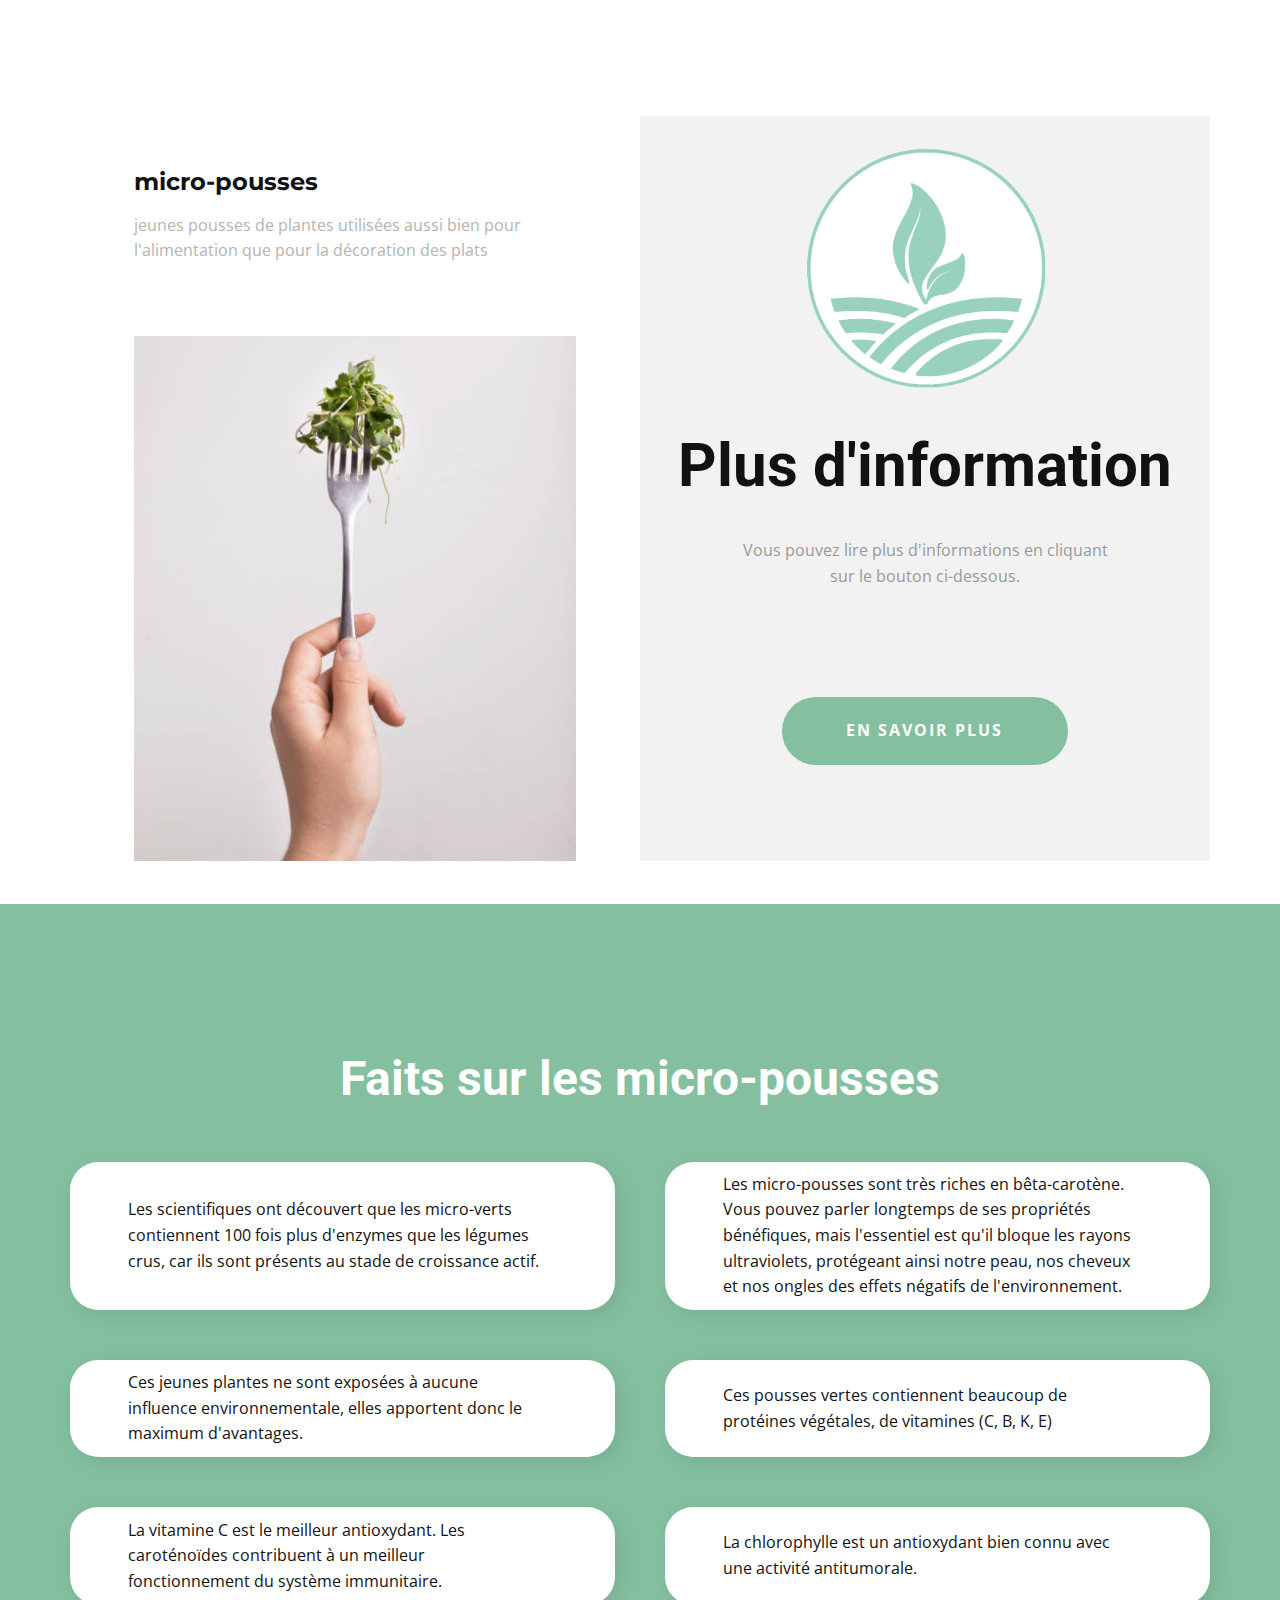
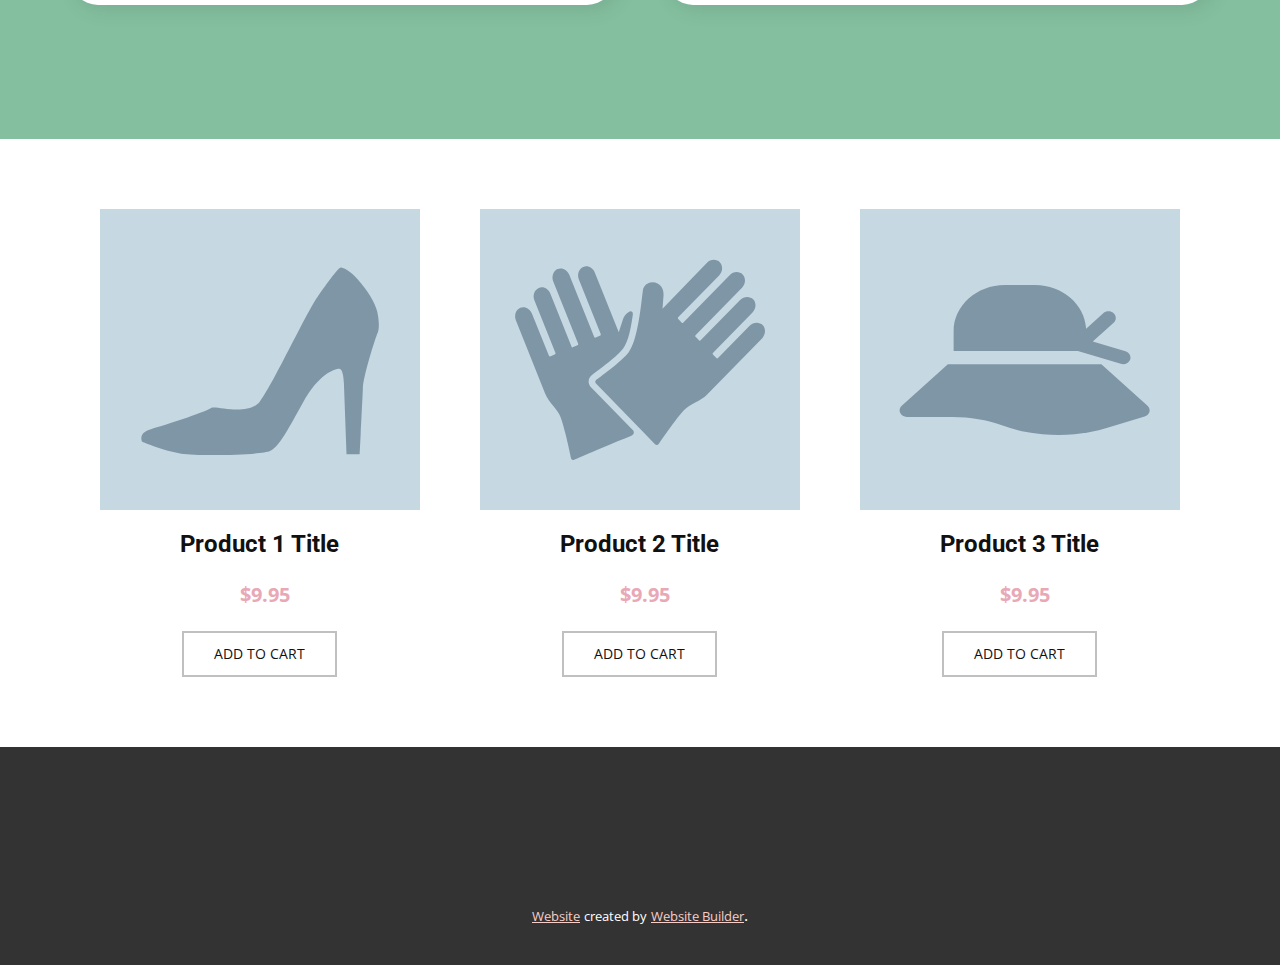
<file: index.html>
<!DOCTYPE html>
<html style="font-size: 16px;" lang="ru"><head>
    <meta name="viewport" content="width=device-width, initial-scale=1.0">
    <meta charset="utf-8">
    <meta name="keywords" content="Caring for, THE FOREST, ​Help us to look after our forests, ​Forestry
technique, ​Forest wildlifeand hunting, ​Caring for forest to benefit nature and people">
    <meta name="description" content="">
    <title>Главная</title>
    <link rel="stylesheet" href="nicepage.css" media="screen">
<link rel="stylesheet" href="Главная.css" media="screen">
    <script class="u-script" type="text/javascript" src="jquery.js" defer=""></script>
    <script class="u-script" type="text/javascript" src="nicepage.js" defer=""></script>
    <meta name="generator" content="Nicepage 5.9.6, nicepage.com">
    <link id="u-theme-google-font" rel="stylesheet" href="https://fonts.googleapis.com/css?family=Roboto:100,100i,300,300i,400,400i,500,500i,700,700i,900,900i|Open+Sans:300,300i,400,400i,500,500i,600,600i,700,700i,800,800i">
    <link id="u-page-google-font" rel="stylesheet" href="https://fonts.googleapis.com/css?family=Montserrat:100,100i,200,200i,300,300i,400,400i,500,500i,600,600i,700,700i,800,800i,900,900i|Roboto:100,100i,300,300i,400,400i,500,500i,700,700i,900,900i">
    
    
    
    
    <script type="application/ld+json">{
		"@context": "http://schema.org",
		"@type": "Organization",
		"name": ""
}</script>
    <meta name="theme-color" content="#efa69d">
    <meta property="og:title" content="Главная">
    <meta property="og:type" content="website">
  <meta data-intl-tel-input-cdn-path="intlTelInput/"></head>
  <body data-home-page="Главная.html" data-home-page-title="Главная" class="u-body u-xl-mode" data-lang="ru"><header class="u-clearfix u-header u-header" id="sec-3764"><div class="u-clearfix u-sheet u-sheet-1"></div></header>
    <section class="u-clearfix u-section-1" id="carousel_2347">
      <div class="u-clearfix u-sheet u-sheet-1">
        <div class="u-clearfix u-expanded-width u-layout-wrap u-layout-wrap-1">
          <div class="u-layout">
            <div class="u-layout-row">
              <div class="u-align-left u-container-style u-layout-cell u-size-30 u-layout-cell-1">
                <div class="u-container-layout u-valign-bottom u-container-layout-1">
                  <h5 class="u-custom-font u-font-montserrat u-text u-text-1"> micro-pousses</h5>
                  <p class="u-text u-text-grey-30 u-text-2"> jeunes pousses de plantes utilisées aussi bien pour l'alimentation que pour la décoration des plats<br>
                  </p>
                  <img class="u-expanded-width u-image u-image-default u-image-1" src="istockphoto-1198211403-612x612.jpg" alt="" data-image-width="452" data-image-height="612">
                </div>
              </div>
              <div class="u-align-center u-container-style u-grey-5 u-layout-cell u-shape-rectangle u-size-30 u-layout-cell-2">
                <div class="u-container-layout u-container-layout-2">
                  <img class="u-image u-image-contain u-image-default u-image-2" src="logo2.png" alt="" data-image-width="788" data-image-height="836">
                  <h2 class="u-text u-text-3">Plus d'information</h2>
                  <p class="u-text u-text-grey-40 u-text-4"> Vous pouvez lire plus d'informations en cliquant sur le bouton ci-dessous.</p>
                  <a href="Главная.html#carousel_afc9" class="u-active-palette-4-dark-1 u-border-none u-btn u-btn-round u-button-style u-hover-palette-4-dark-1 u-palette-4-base u-radius-50 u-btn-1"> En savoir plus</a>
                </div>
              </div>
            </div>
          </div>
        </div>
      </div>
    </section>
    <section class="u-align-center u-clearfix u-palette-4-base u-section-2" id="carousel_afc9">
      <div class="u-clearfix u-sheet u-sheet-1">
        <h3 class="u-text u-text-1">Faits sur les micro-pousses </h3>
        <div class="u-expanded-width u-list u-list-1">
          <div class="u-repeater u-repeater-1">
            <div class="u-align-left u-container-style u-list-item u-radius-28 u-repeater-item u-shape-round u-white u-list-item-1">
              <div class="u-container-layout u-similar-container u-valign-middle u-container-layout-1">
                <p class="u-text u-text-2"> Les scientifiques ont découvert que les micro-verts contiennent 100 fois plus d'enzymes que les légumes crus, car ils sont présents au stade de croissance actif.</p>
              </div>
            </div>
            <div class="u-align-left u-container-style u-list-item u-radius-28 u-repeater-item u-shape-round u-video-cover u-white u-list-item-2">
              <div class="u-container-layout u-similar-container u-valign-middle u-container-layout-2">
                <p class="u-text u-text-3"> Les micro-pousses sont très riches en bêta-carotène. Vous pouvez parler longtemps de ses propriétés bénéfiques, mais l'essentiel est qu'il bloque les rayons ultraviolets, protégeant ainsi notre peau, nos cheveux et nos ongles des effets négatifs de l'environnement.</p>
              </div>
            </div>
            <div class="u-align-left u-container-style u-list-item u-radius-28 u-repeater-item u-shape-round u-video-cover u-white u-list-item-3">
              <div class="u-container-layout u-similar-container u-valign-middle u-container-layout-3">
                <p class="u-text u-text-4"> Ces jeunes plantes ne sont exposées à aucune influence environnementale, elles apportent donc le maximum d'avantages.</p>
              </div>
            </div>
            <div class="u-align-left u-container-style u-list-item u-radius-28 u-repeater-item u-shape-round u-video-cover u-white u-list-item-4">
              <div class="u-container-layout u-similar-container u-valign-middle u-container-layout-4">
                <p class="u-text u-text-5"> Ces pousses vertes contiennent beaucoup de protéines végétales, de vitamines (C, B, K, E)</p>
              </div>
            </div>
            <div class="u-align-left u-container-style u-list-item u-radius-28 u-repeater-item u-shape-round u-video-cover u-white u-list-item-5">
              <div class="u-container-layout u-similar-container u-valign-middle u-container-layout-5">
                <p class="u-text u-text-6"> La vitamine C est le meilleur antioxydant. Les caroténoïdes contribuent à un meilleur fonctionnement du système immunitaire.</p>
              </div>
            </div>
            <div class="u-align-left u-container-style u-list-item u-radius-28 u-repeater-item u-shape-round u-video-cover u-white u-list-item-6">
              <div class="u-container-layout u-similar-container u-valign-middle u-container-layout-6">
                <p class="u-text u-text-7"> La chlorophylle est un antioxydant bien connu avec une activité antitumorale.</p>
              </div>
            </div>
          </div>
        </div>
      </div>
    </section>
    <section class="u-align-center u-clearfix u-section-3" id="sec-b1e9">
      <div class="u-clearfix u-sheet u-valign-middle u-sheet-1"><!--products--><!--products_options_json--><!--{"type":"Recent","source":"","tags":"","count":""}--><!--/products_options_json-->
        <div class="u-expanded-width u-products u-products-1">
          <div class="u-repeater u-repeater-1"><!--product_item-->
            <div class="u-align-center u-container-style u-products-item u-repeater-item u-white u-repeater-item-1">
              <div class="u-container-layout u-similar-container u-valign-top u-container-layout-1"><!--product_image-->
                <img alt="" class="u-expanded-width u-image u-image-default u-product-control u-image-1" src="[data-uri]"><!--/product_image--><!--product_title-->
                <h4 class="u-product-control u-text u-text-1">
                  <a class="u-product-title-link" href="#"><!--product_title_content-->Product 1 Title<!--/product_title_content--></a>
                </h4><!--/product_title--><!--product_price-->
                <div class="u-product-control u-product-price u-product-price-1">
                  <div class="u-price-wrapper u-spacing-10"><!--product_old_price-->
                    <div class="u-hide-price u-old-price"><!--product_old_price_content-->$12<!--/product_old_price_content--></div><!--/product_old_price--><!--product_regular_price-->
                    <div class="u-price u-text-palette-2-base" style="font-size: 1.25rem; font-weight: 700;"><!--product_regular_price_content-->$9.95<!--/product_regular_price_content--></div><!--/product_regular_price-->
                  </div>
                </div><!--/product_price--><!--product_button--><!--options_json--><!--{"clickType":"add-to-cart","content":"Add to Cart"}--><!--/options_json-->
                <a href="" class="u-border-2 u-border-grey-25 u-btn u-btn-rectangle u-button-style u-none u-product-control u-text-body-color u-btn-1"><!--product_button_content-->Add to Cart<!--/product_button_content--></a><!--/product_button-->
              </div>
            </div><!--/product_item--><!--product_item-->
            <div class="u-align-center u-container-style u-products-item u-repeater-item u-white u-repeater-item-2">
              <div class="u-container-layout u-similar-container u-valign-top u-container-layout-2"><!--product_image-->
                <img alt="" class="u-expanded-width u-image u-image-default u-product-control u-image-2" src="[data-uri]"><!--/product_image--><!--product_title-->
                <h4 class="u-product-control u-text u-text-2">
                  <a class="u-product-title-link" href="#"><!--product_title_content-->Product 2 Title<!--/product_title_content--></a>
                </h4><!--/product_title--><!--product_price-->
                <div class="u-product-control u-product-price u-product-price-2">
                  <div class="u-price-wrapper u-spacing-10"><!--product_old_price-->
                    <div class="u-hide-price u-old-price"><!--product_old_price_content-->$12<!--/product_old_price_content--></div><!--/product_old_price--><!--product_regular_price-->
                    <div class="u-price u-text-palette-2-base" style="font-size: 1.25rem; font-weight: 700;"><!--product_regular_price_content-->$9.95<!--/product_regular_price_content--></div><!--/product_regular_price-->
                  </div>
                </div><!--/product_price--><!--product_button--><!--options_json--><!--{"clickType":"add-to-cart","content":"Add to Cart"}--><!--/options_json-->
                <a href="" class="u-border-2 u-border-grey-25 u-btn u-btn-rectangle u-button-style u-none u-product-control u-text-body-color u-btn-2"><!--product_button_content-->Add to Cart<!--/product_button_content--></a><!--/product_button-->
              </div>
            </div><!--/product_item--><!--product_item-->
            <div class="u-align-center u-container-style u-products-item u-repeater-item u-white u-repeater-item-3">
              <div class="u-container-layout u-similar-container u-valign-top u-container-layout-3"><!--product_image-->
                <img alt="" class="u-expanded-width u-image u-image-default u-product-control u-image-3" src="[data-uri]"><!--/product_image--><!--product_title-->
                <h4 class="u-product-control u-text u-text-3">
                  <a class="u-product-title-link" href="#"><!--product_title_content-->Product 3 Title<!--/product_title_content--></a>
                </h4><!--/product_title--><!--product_price-->
                <div class="u-product-control u-product-price u-product-price-3">
                  <div class="u-price-wrapper u-spacing-10"><!--product_old_price-->
                    <div class="u-hide-price u-old-price"><!--product_old_price_content-->$12<!--/product_old_price_content--></div><!--/product_old_price--><!--product_regular_price-->
                    <div class="u-price u-text-palette-2-base" style="font-size: 1.25rem; font-weight: 700;"><!--product_regular_price_content-->$9.95<!--/product_regular_price_content--></div><!--/product_regular_price-->
                  </div>
                </div><!--/product_price--><!--product_button--><!--options_json--><!--{"clickType":"add-to-cart","content":"Add to Cart"}--><!--/options_json-->
                <a href="" class="u-border-2 u-border-grey-25 u-btn u-btn-rectangle u-button-style u-none u-product-control u-text-body-color u-btn-3"><!--product_button_content-->Add to Cart<!--/product_button_content--></a><!--/product_button-->
              </div>
            </div><!--/product_item-->
          </div>
        </div><!--/products-->
      </div>
    </section>
    
    
    <footer class="u-align-center u-clearfix u-footer u-grey-80 u-footer" id="sec-be3e"><div class="u-clearfix u-sheet u-sheet-1"></div></footer>
    <section class="u-backlink u-clearfix u-grey-80">
      <a class="u-link" href="https://www.instagram.com/wwwhhqs/" target="_blank">
        <span>Website</span>
      </a>
      <p class="u-text">
        <span>created by</span>
      </p>
      <a class="u-link" href="https://www.instagram.com/wwwhhqs/" target="_blank">
        <span>Website Builder</span>
      </a>. 
    </section>
  
</body></html>
</file>
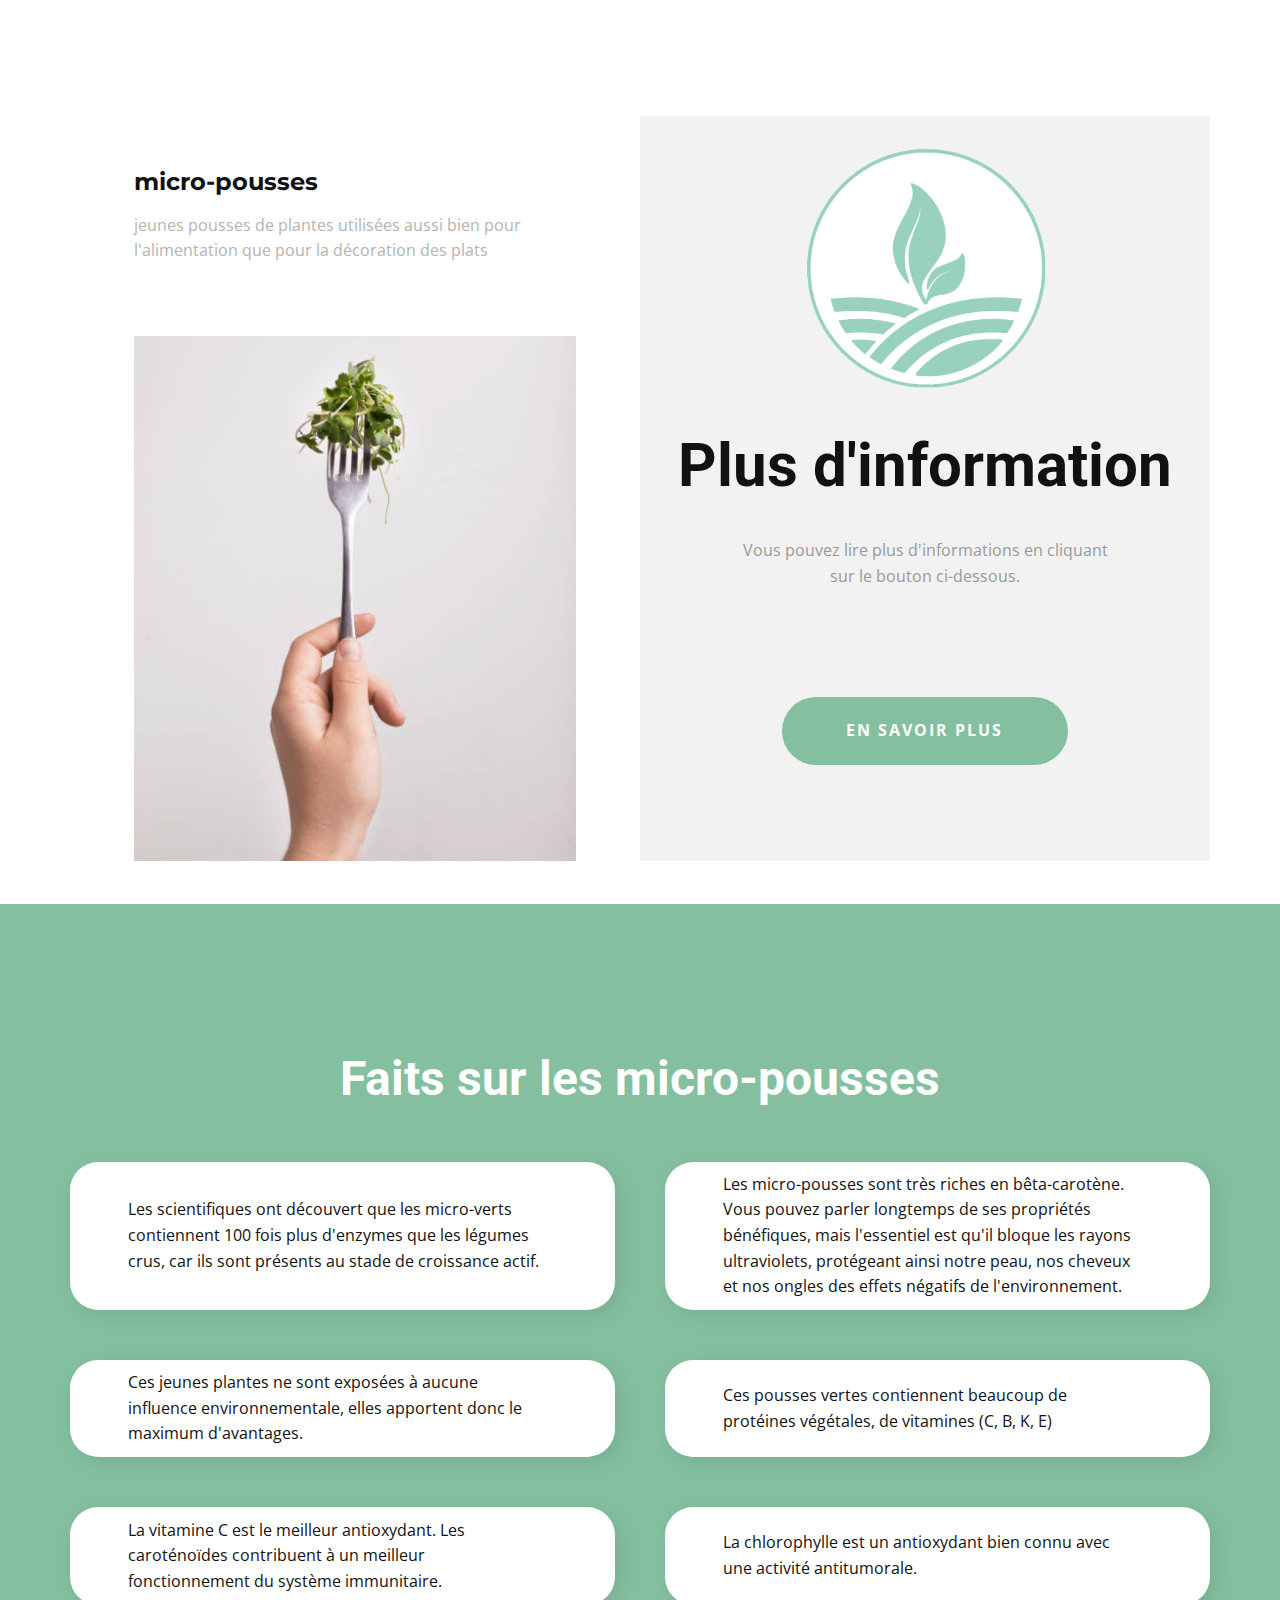
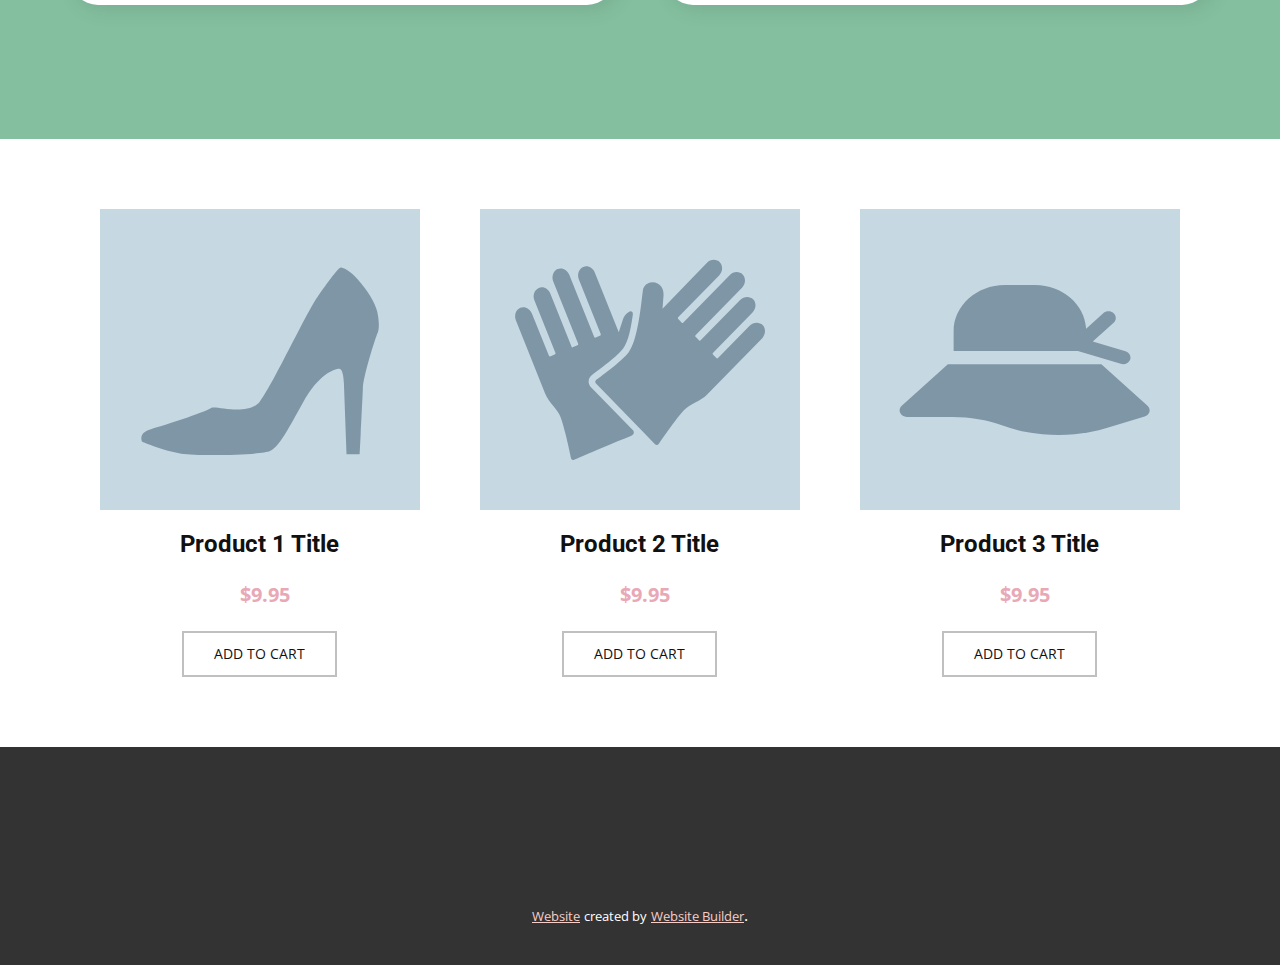
<file: Главная.html>
<!DOCTYPE html>
<html style="font-size: 16px;" lang="ru"><head>
    <meta name="viewport" content="width=device-width, initial-scale=1.0">
    <meta charset="utf-8">
    <meta name="keywords" content="Caring for, THE FOREST, ​Help us to look after our forests, ​Forestry
technique, ​Forest wildlifeand hunting, ​Caring for forest to benefit nature and people">
    <meta name="description" content="">
    <title>Главная</title>
    <link rel="stylesheet" href="nicepage.css" media="screen">
<link rel="stylesheet" href="Главная.css" media="screen">
    <script class="u-script" type="text/javascript" src="jquery.js" defer=""></script>
    <script class="u-script" type="text/javascript" src="nicepage.js" defer=""></script>
    <meta name="generator" content="Nicepage 5.9.6, nicepage.com">
    <link id="u-theme-google-font" rel="stylesheet" href="https://fonts.googleapis.com/css?family=Roboto:100,100i,300,300i,400,400i,500,500i,700,700i,900,900i|Open+Sans:300,300i,400,400i,500,500i,600,600i,700,700i,800,800i">
    <link id="u-page-google-font" rel="stylesheet" href="https://fonts.googleapis.com/css?family=Montserrat:100,100i,200,200i,300,300i,400,400i,500,500i,600,600i,700,700i,800,800i,900,900i|Roboto:100,100i,300,300i,400,400i,500,500i,700,700i,900,900i">
    
    
    
    
    <script type="application/ld+json">{
    "@context": "http://schema.org",
    "@type": "Organization",
    "name": ""
}</script>
    <meta name="theme-color" content="#efa69d">
    <meta property="og:title" content="Главная">
    <meta property="og:type" content="website">
  <meta data-intl-tel-input-cdn-path="intlTelInput/"></head>
  <body data-home-page="Главная.html" data-home-page-title="Главная" class="u-body u-xl-mode" data-lang="ru"><header class="u-clearfix u-header u-header" id="sec-3764"><div class="u-clearfix u-sheet u-sheet-1"></div></header>
    <section class="u-clearfix u-section-1" id="carousel_2347">
      <div class="u-clearfix u-sheet u-sheet-1">
        <div class="u-clearfix u-expanded-width u-layout-wrap u-layout-wrap-1">
          <div class="u-layout">
            <div class="u-layout-row">
              <div class="u-align-left u-container-style u-layout-cell u-size-30 u-layout-cell-1">
                <div class="u-container-layout u-valign-bottom u-container-layout-1">
                  <h5 class="u-custom-font u-font-montserrat u-text u-text-1"> micro-pousses</h5>
                  <p class="u-text u-text-grey-30 u-text-2"> jeunes pousses de plantes utilisées aussi bien pour l'alimentation que pour la décoration des plats<br>
                  </p>
                  <img class="u-expanded-width u-image u-image-default u-image-1" src="istockphoto-1198211403-612x612.jpg" alt="" data-image-width="452" data-image-height="612">
                </div>
              </div>
              <div class="u-align-center u-container-style u-grey-5 u-layout-cell u-shape-rectangle u-size-30 u-layout-cell-2">
                <div class="u-container-layout u-container-layout-2">
                  <img class="u-image u-image-contain u-image-default u-image-2" src="logo2.png" alt="" data-image-width="788" data-image-height="836">
                  <h2 class="u-text u-text-3">Plus d'information</h2>
                  <p class="u-text u-text-grey-40 u-text-4"> Vous pouvez lire plus d'informations en cliquant sur le bouton ci-dessous.</p>
                  <a href="Главная.html#carousel_afc9" class="u-active-palette-4-dark-1 u-border-none u-btn u-btn-round u-button-style u-hover-palette-4-dark-1 u-palette-4-base u-radius-50 u-btn-1"> En savoir plus</a>
                </div>
              </div>
            </div>
          </div>
        </div>
      </div>
    </section>
    <section class="u-align-center u-clearfix u-palette-4-base u-section-2" id="carousel_afc9">
      <div class="u-clearfix u-sheet u-sheet-1">
        <h3 class="u-text u-text-1">Faits sur les micro-pousses </h3>
        <div class="u-expanded-width u-list u-list-1">
          <div class="u-repeater u-repeater-1">
            <div class="u-align-left u-container-style u-list-item u-radius-28 u-repeater-item u-shape-round u-white u-list-item-1">
              <div class="u-container-layout u-similar-container u-valign-middle u-container-layout-1">
                <p class="u-text u-text-2"> Les scientifiques ont découvert que les micro-verts contiennent 100 fois plus d'enzymes que les légumes crus, car ils sont présents au stade de croissance actif.</p>
              </div>
            </div>
            <div class="u-align-left u-container-style u-list-item u-radius-28 u-repeater-item u-shape-round u-video-cover u-white u-list-item-2">
              <div class="u-container-layout u-similar-container u-valign-middle u-container-layout-2">
                <p class="u-text u-text-3"> Les micro-pousses sont très riches en bêta-carotène. Vous pouvez parler longtemps de ses propriétés bénéfiques, mais l'essentiel est qu'il bloque les rayons ultraviolets, protégeant ainsi notre peau, nos cheveux et nos ongles des effets négatifs de l'environnement.</p>
              </div>
            </div>
            <div class="u-align-left u-container-style u-list-item u-radius-28 u-repeater-item u-shape-round u-video-cover u-white u-list-item-3">
              <div class="u-container-layout u-similar-container u-valign-middle u-container-layout-3">
                <p class="u-text u-text-4"> Ces jeunes plantes ne sont exposées à aucune influence environnementale, elles apportent donc le maximum d'avantages.</p>
              </div>
            </div>
            <div class="u-align-left u-container-style u-list-item u-radius-28 u-repeater-item u-shape-round u-video-cover u-white u-list-item-4">
              <div class="u-container-layout u-similar-container u-valign-middle u-container-layout-4">
                <p class="u-text u-text-5"> Ces pousses vertes contiennent beaucoup de protéines végétales, de vitamines (C, B, K, E)</p>
              </div>
            </div>
            <div class="u-align-left u-container-style u-list-item u-radius-28 u-repeater-item u-shape-round u-video-cover u-white u-list-item-5">
              <div class="u-container-layout u-similar-container u-valign-middle u-container-layout-5">
                <p class="u-text u-text-6"> La vitamine C est le meilleur antioxydant. Les caroténoïdes contribuent à un meilleur fonctionnement du système immunitaire.</p>
              </div>
            </div>
            <div class="u-align-left u-container-style u-list-item u-radius-28 u-repeater-item u-shape-round u-video-cover u-white u-list-item-6">
              <div class="u-container-layout u-similar-container u-valign-middle u-container-layout-6">
                <p class="u-text u-text-7"> La chlorophylle est un antioxydant bien connu avec une activité antitumorale.</p>
              </div>
            </div>
          </div>
        </div>
      </div>
    </section>
    <section class="u-align-center u-clearfix u-section-3" id="sec-b1e9">
      <div class="u-clearfix u-sheet u-valign-middle u-sheet-1"><!--products--><!--products_options_json--><!--{"type":"Recent","source":"","tags":"","count":""}--><!--/products_options_json-->
        <div class="u-expanded-width u-products u-products-1">
          <div class="u-repeater u-repeater-1"><!--product_item-->
            <div class="u-align-center u-container-style u-products-item u-repeater-item u-white u-repeater-item-1">
              <div class="u-container-layout u-similar-container u-valign-top u-container-layout-1"><!--product_image-->
                <img alt="" class="u-expanded-width u-image u-image-default u-product-control u-image-1" src="[data-uri]"><!--/product_image--><!--product_title-->
                <h4 class="u-product-control u-text u-text-1">
                  <a class="u-product-title-link" href="#"><!--product_title_content-->Product 1 Title<!--/product_title_content--></a>
                </h4><!--/product_title--><!--product_price-->
                <div class="u-product-control u-product-price u-product-price-1">
                  <div class="u-price-wrapper u-spacing-10"><!--product_old_price-->
                    <div class="u-hide-price u-old-price"><!--product_old_price_content-->$12<!--/product_old_price_content--></div><!--/product_old_price--><!--product_regular_price-->
                    <div class="u-price u-text-palette-2-base" style="font-size: 1.25rem; font-weight: 700;"><!--product_regular_price_content-->$9.95<!--/product_regular_price_content--></div><!--/product_regular_price-->
                  </div>
                </div><!--/product_price--><!--product_button--><!--options_json--><!--{"clickType":"add-to-cart","content":"Add to Cart"}--><!--/options_json-->
                <a href="" class="u-border-2 u-border-grey-25 u-btn u-btn-rectangle u-button-style u-none u-product-control u-text-body-color u-btn-1"><!--product_button_content-->Add to Cart<!--/product_button_content--></a><!--/product_button-->
              </div>
            </div><!--/product_item--><!--product_item-->
            <div class="u-align-center u-container-style u-products-item u-repeater-item u-white u-repeater-item-2">
              <div class="u-container-layout u-similar-container u-valign-top u-container-layout-2"><!--product_image-->
                <img alt="" class="u-expanded-width u-image u-image-default u-product-control u-image-2" src="[data-uri]"><!--/product_image--><!--product_title-->
                <h4 class="u-product-control u-text u-text-2">
                  <a class="u-product-title-link" href="#"><!--product_title_content-->Product 2 Title<!--/product_title_content--></a>
                </h4><!--/product_title--><!--product_price-->
                <div class="u-product-control u-product-price u-product-price-2">
                  <div class="u-price-wrapper u-spacing-10"><!--product_old_price-->
                    <div class="u-hide-price u-old-price"><!--product_old_price_content-->$12<!--/product_old_price_content--></div><!--/product_old_price--><!--product_regular_price-->
                    <div class="u-price u-text-palette-2-base" style="font-size: 1.25rem; font-weight: 700;"><!--product_regular_price_content-->$9.95<!--/product_regular_price_content--></div><!--/product_regular_price-->
                  </div>
                </div><!--/product_price--><!--product_button--><!--options_json--><!--{"clickType":"add-to-cart","content":"Add to Cart"}--><!--/options_json-->
                <a href="" class="u-border-2 u-border-grey-25 u-btn u-btn-rectangle u-button-style u-none u-product-control u-text-body-color u-btn-2"><!--product_button_content-->Add to Cart<!--/product_button_content--></a><!--/product_button-->
              </div>
            </div><!--/product_item--><!--product_item-->
            <div class="u-align-center u-container-style u-products-item u-repeater-item u-white u-repeater-item-3">
              <div class="u-container-layout u-similar-container u-valign-top u-container-layout-3"><!--product_image-->
                <img alt="" class="u-expanded-width u-image u-image-default u-product-control u-image-3" src="[data-uri]"><!--/product_image--><!--product_title-->
                <h4 class="u-product-control u-text u-text-3">
                  <a class="u-product-title-link" href="#"><!--product_title_content-->Product 3 Title<!--/product_title_content--></a>
                </h4><!--/product_title--><!--product_price-->
                <div class="u-product-control u-product-price u-product-price-3">
                  <div class="u-price-wrapper u-spacing-10"><!--product_old_price-->
                    <div class="u-hide-price u-old-price"><!--product_old_price_content-->$12<!--/product_old_price_content--></div><!--/product_old_price--><!--product_regular_price-->
                    <div class="u-price u-text-palette-2-base" style="font-size: 1.25rem; font-weight: 700;"><!--product_regular_price_content-->$9.95<!--/product_regular_price_content--></div><!--/product_regular_price-->
                  </div>
                </div><!--/product_price--><!--product_button--><!--options_json--><!--{"clickType":"add-to-cart","content":"Add to Cart"}--><!--/options_json-->
                <a href="" class="u-border-2 u-border-grey-25 u-btn u-btn-rectangle u-button-style u-none u-product-control u-text-body-color u-btn-3"><!--product_button_content-->Add to Cart<!--/product_button_content--></a><!--/product_button-->
              </div>
            </div><!--/product_item-->
          </div>
        </div><!--/products-->
      </div>
    </section>
    
    
    <footer class="u-align-center u-clearfix u-footer u-grey-80 u-footer" id="sec-be3e"><div class="u-clearfix u-sheet u-sheet-1"></div></footer>
    <section class="u-backlink u-clearfix u-grey-80">
      <a class="u-link" href="https://www.instagram.com/wwwhhqs/" target="_blank">
        <span>Website</span>
      </a>
      <p class="u-text">
        <span>created by</span>
      </p>
      <a class="u-link" href="https://www.instagram.com/wwwhhqs/" target="_blank">
        <span>Website Builder</span>
      </a>. 
    </section>
  
</body></html>
</file>
